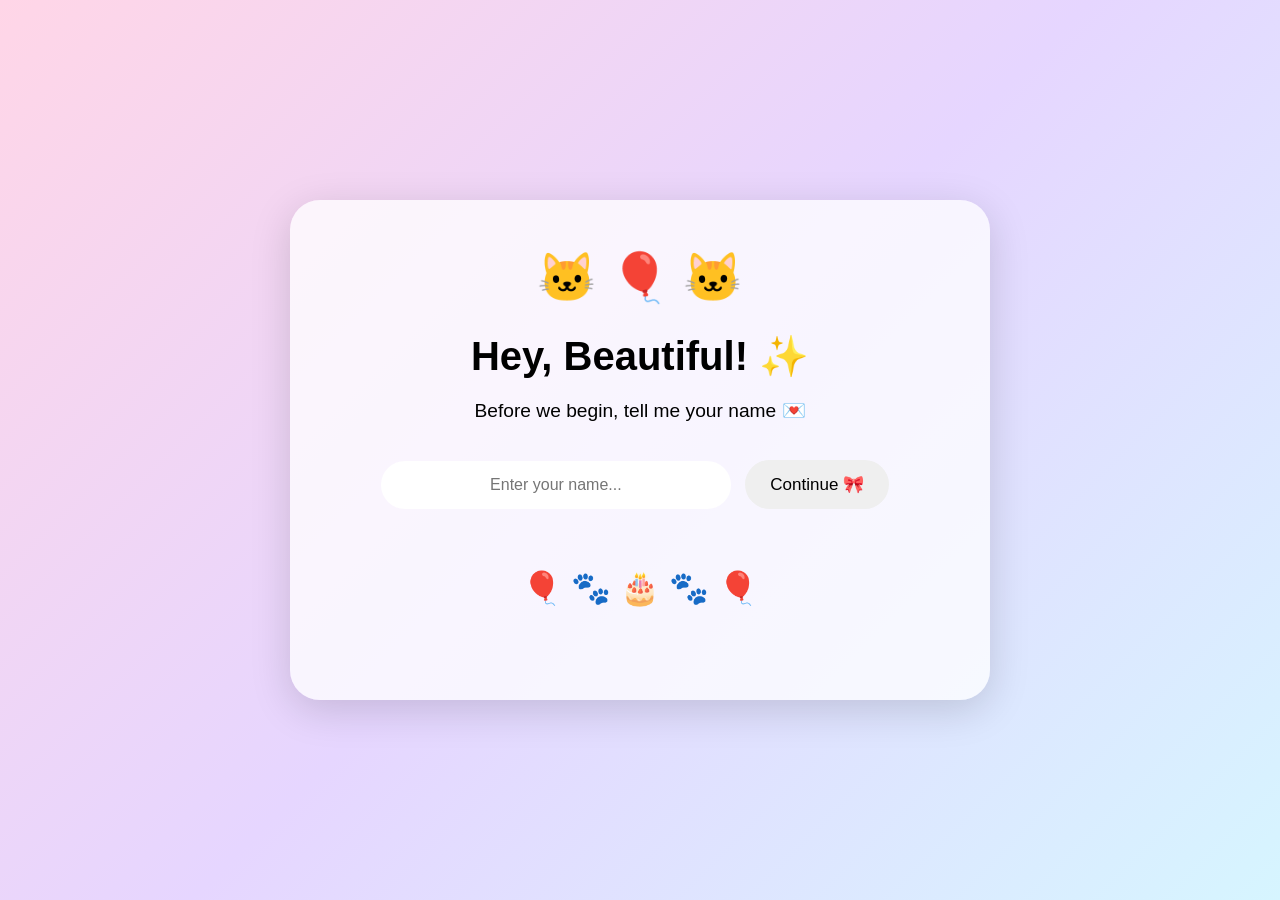
<file: index.html>
<!DOCTYPE html>
<html lang="en">
<head>
    <meta charset="UTF-8">
    <meta name="viewport" content="width=device-width, initial-scale=1.0">
    <title>A Special Surprise 🎁</title>
    <link rel="stylesheet" href="style.css">
</head>
<body>

    <div class="page">
        <div class="cats">🐱 🎈 🐱</div>
        
        <h1>Hey, Beautiful! ✨</h1>
        <p>Before we begin, tell me your name 💌</p>

        <input type="text" id="nameInput" placeholder="Enter your name...">
        <button onclick="startSurprise()">Continue 🎀</button>

        <div class="decorations">🎈 🐾 🎂 🐾 🎈</div>
    </div>

    <script>
        function startSurprise() {
            let name = document.getElementById("nameInput").value;

            if (name.trim() === "") {
                alert("You have to tell me your name first! 🥺🐱");
            } else {
                localStorage.setItem("birthdayName", name);
                window.location.href = "surprise.html";
            }
        }
    </script>

</body>
</html>
</file>
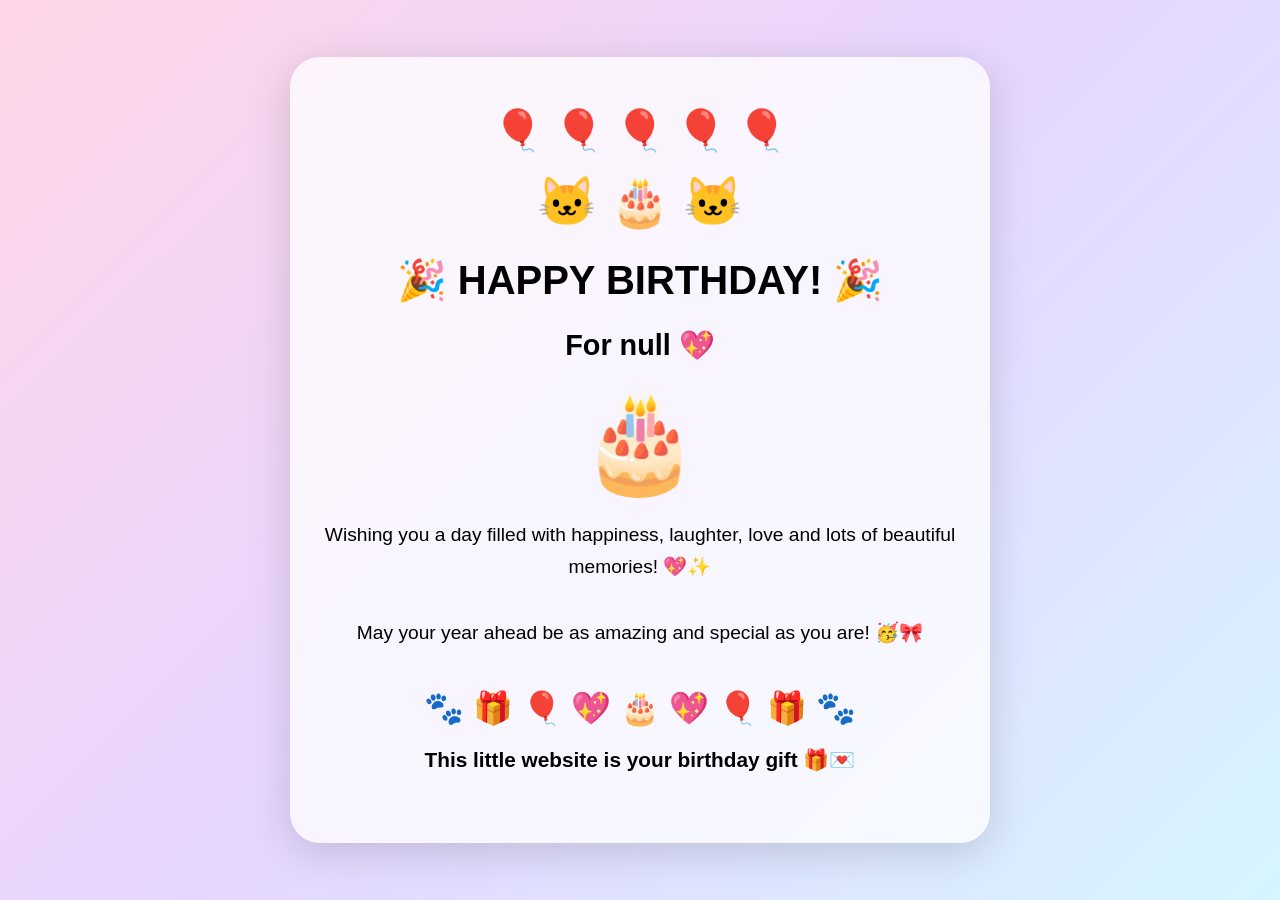
<file: birthday.html>
<!DOCTYPE html>
<html lang="en">
<head>
    <meta charset="UTF-8">
    <meta name="viewport" content="width=device-width, initial-scale=1.0">
    <title>Happy Birthday! 🎂</title>
    <link rel="stylesheet" href="style.css">
</head>
<body>

    <div class="page birthday-page">

        <div class="balloons">🎈 🎈 🎈 🎈 🎈</div>

        <div class="cats">🐱 🎂 🐱</div>

        <h1>🎉 HAPPY BIRTHDAY! 🎉</h1>

        <h2 id="birthdayName"></h2>

        <div class="cake">🎂</div>

        <p class="wish">
            Wishing you a day filled with happiness, laughter,
            love and lots of beautiful memories! 💖✨<br><br>
            May your year ahead be as amazing and special as you are! 🥳🎀
        </p>

        <div class="decorations">
            🐾 🎁 🎈 💖 🎂 💖 🎈 🎁 🐾
        </div>

        <p class="final">This little website is your birthday gift 🎁💌</p>

    </div>

    <script>
        let name = localStorage.getItem("birthdayName");
        document.getElementById("birthdayName").innerHTML =
            "For " + name + " 💖";
    </script>

</body>
</html>
</file>
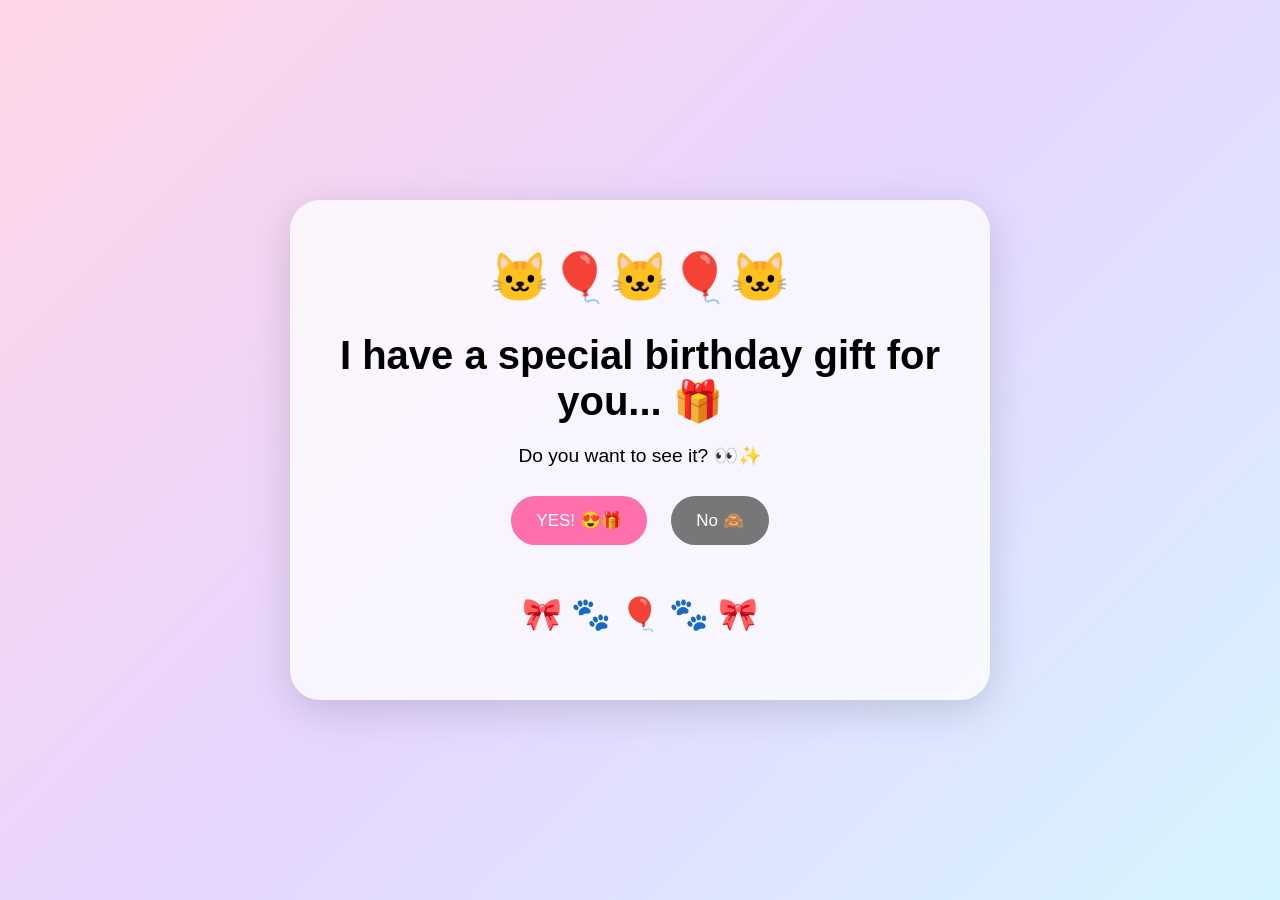
<file: surprise.html>
<!DOCTYPE html>
<html lang="en">
<head>
    <meta charset="UTF-8">
    <meta name="viewport" content="width=device-width, initial-scale=1.0">
    <title>Your Birthday Surprise 🎁</title>
    <link rel="stylesheet" href="style.css">
</head>
<body>

    <div class="page">
        <div class="cats">🐱🎈🐱🎈🐱</div>

        <h1 id="question">I have a special birthday gift for you... 🎁</h1>
        <p>Do you want to see it? 👀✨</p>

        <div class="buttons">
            <button class="yes" onclick="showGift()">YES! 😍🎁</button>
            <button class="no" id="noBtn">No 🙈</button>
        </div>

        <div class="decorations">🎀 🐾 🎈 🐾 🎀</div>
    </div>

    <script>
        document.getElementById("noBtn").addEventListener("mouseover", function() {
            let x = Math.random() * (window.innerWidth - 150);
            let y = Math.random() * (window.innerHeight - 100);

            this.style.position = "absolute";
            this.style.left = x + "px";
            this.style.top = y + "px";
        });

        function showGift() {
            window.location.href = "birthday.html";
        }
    </script>

</body>
</html>
</file>
<file: style.css>
* {
    box-sizing: border-box;
}

body {
    margin: 0;
    min-height: 100vh;
    font-family: Arial, sans-serif;
    background: linear-gradient(135deg, #ffd6e7, #e6d6ff, #d6f5ff);
    display: flex;
    justify-content: center;
    align-items: center;
    overflow: hidden;
}

.page {
    width: 90%;
    max-width: 700px;
    min-height: 500px;
    text-align: center;
    padding: 50px 30px;
    background: rgba(255, 255, 255, 0.75);
    border-radius: 30px;
    box-shadow: 0 10px 40px rgba(0,0,0,0.15);
}

h1 {
    font-size: 2.5rem;
    margin-bottom: 15px;
}

h2 {
    font-size: 1.8rem;
}

p {
    font-size: 1.2rem;
}

input {
    padding: 15px;
    width: 80%;
    max-width: 350px;
    border: none;
    border-radius: 25px;
    font-size: 16px;
    text-align: center;
    margin: 20px 0;
    outline: none;
}

button {
    padding: 14px 25px;
    border: none;
    border-radius: 25px;
    font-size: 17px;
    cursor: pointer;
    margin: 10px;
    transition: 0.3s;
}

button:hover {
    transform: scale(1.1);
}

.yes {
    background: #ff6fae;
    color: white;
}

.no {
    background: #777;
    color: white;
}

.cats {
    font-size: 3rem;
    margin-bottom: 20px;
}

.decorations {
    font-size: 2rem;
    margin-top: 40px;
}

.balloons {
    font-size: 2.5rem;
    margin-bottom: 20px;
}

.cake {
    font-size: 6rem;
    margin: 20px;
}

.wish {
    line-height: 1.7;
}

.final {
    font-weight: bold;
    font-size: 1.3rem;
}
</file>
